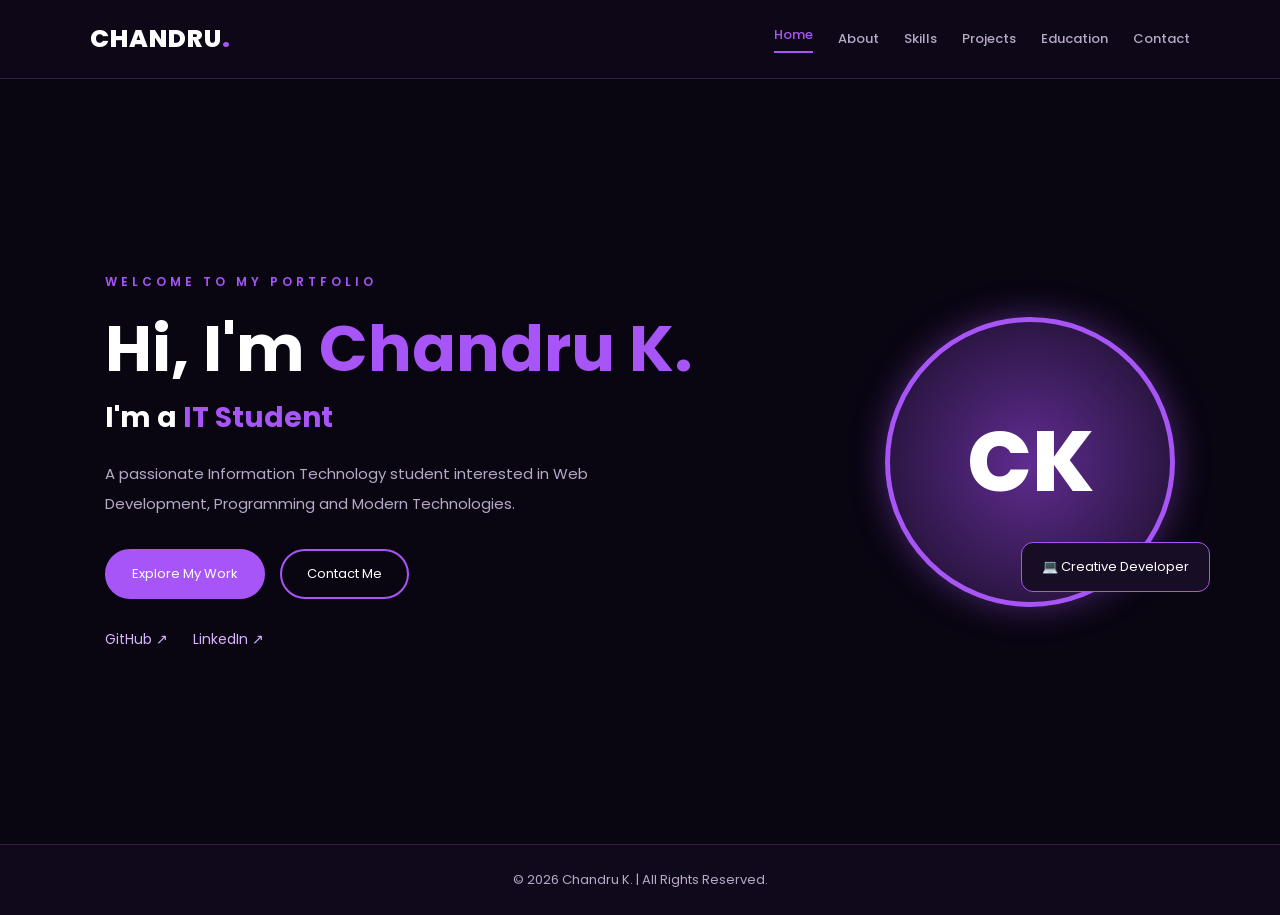
<file: index.html>
<!DOCTYPE html>
<html lang="en">
<head>
    <meta charset="UTF-8">
    <meta name="viewport" content="width=device-width, initial-scale=1.0">
    <title>Chandru K | Home</title>
    <link rel="stylesheet" href="style.css">
</head>
<body>

<header class="header">
    <a href="index.html" class="logo">CHANDRU<span>.</span></a>

    <button class="menu-btn" id="menuBtn">☰</button>

    <nav class="navbar" id="navbar">
        <a class="active" href="index.html">Home</a>
        <a href="about.html">About</a>
        <a href="skills.html">Skills</a>
        <a href="projects.html">Projects</a>
        <a href="education.html">Education</a>
        <a href="contact.html">Contact</a>
    </nav>
</header>

<main class="hero">
    <div class="hero-content">
        <p class="small-title">WELCOME TO MY PORTFOLIO</p>

        <h1>Hi, I'm <span>Chandru K.</span></h1>

        <h2>I'm a <span id="typing">IT Student</span></h2>

        <p class="description">
            A passionate Information Technology student
            interested in Web Development, Programming
            and Modern Technologies.
        </p>

        <div class="buttons">
            <a href="projects.html" class="btn">Explore My Work</a>
            <a href="contact.html" class="btn outline">Contact Me</a>
        </div>

        <div class="social">
            <a href="https://github.com/" target="_blank">GitHub ↗</a>
            <a href="https://linkedin.com/" target="_blank">LinkedIn ↗</a>
        </div>
    </div>

    <div class="hero-image">
        <div class="profile">
            <span>CK</span>
        </div>
        <div class="floating-card">💻 Creative Developer</div>
    </div>
</main>

<footer>
    © 2026 Chandru K. | All Rights Reserved.
</footer>

<script src="script.js"></script>
</body>
</html>
</file>
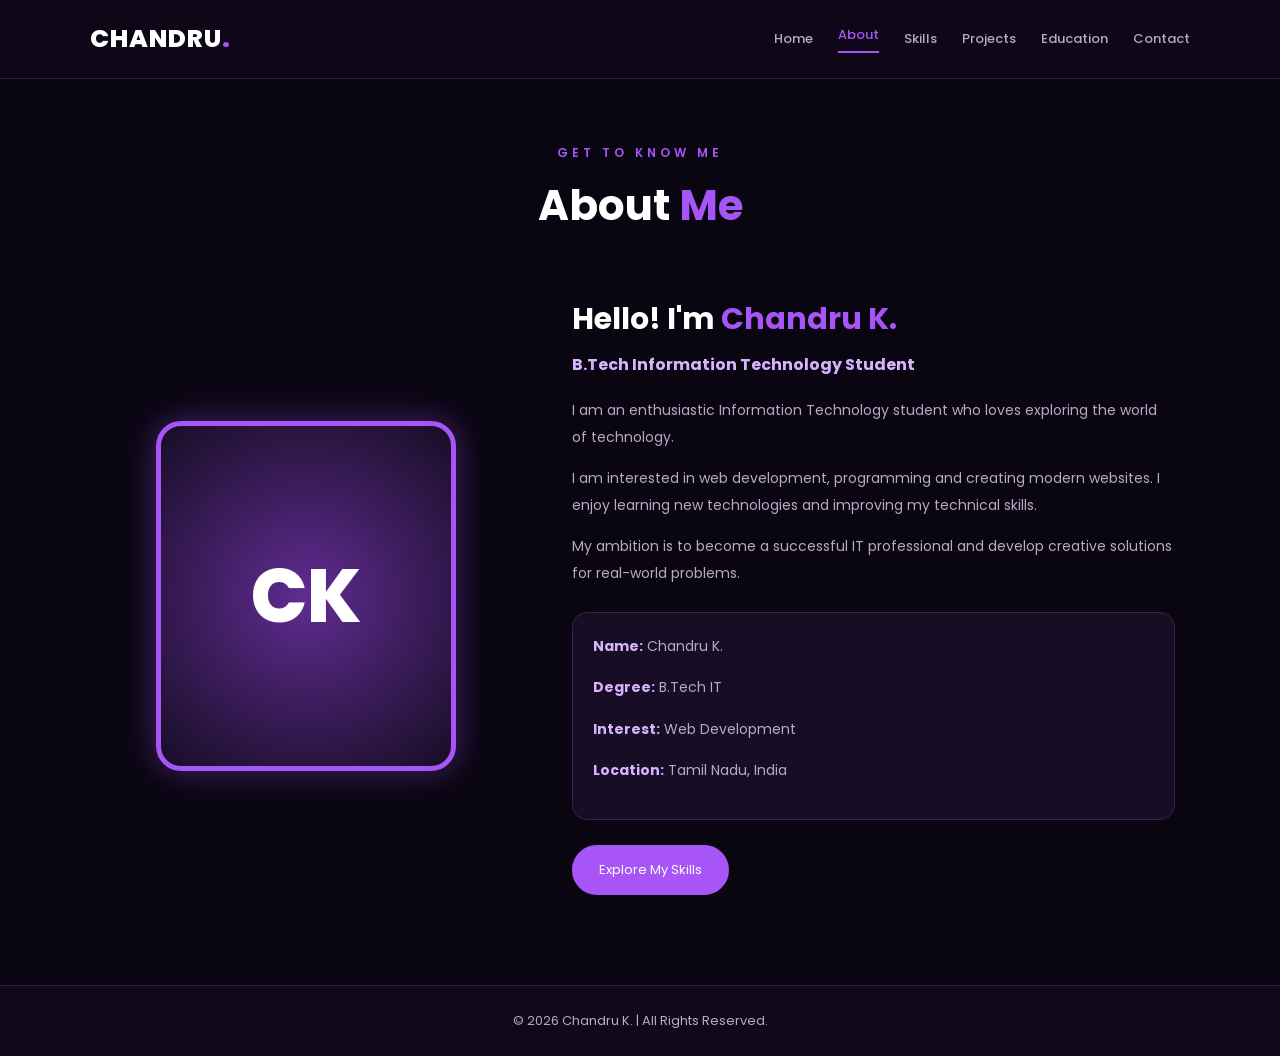
<file: about.html>
<!DOCTYPE html>
<html lang="en">
<head>
    <meta charset="UTF-8">
    <meta name="viewport" content="width=device-width, initial-scale=1.0">
    <title>Chandru K | About</title>
    <link rel="stylesheet" href="style.css">
</head>
<body>

<header class="header">
    <a href="index.html" class="logo">CHANDRU<span>.</span></a>
    <button class="menu-btn" id="menuBtn">☰</button>
    <nav class="navbar" id="navbar">
        <a href="index.html">Home</a>
        <a class="active" href="about.html">About</a>
        <a href="skills.html">Skills</a>
        <a href="projects.html">Projects</a>
        <a href="education.html">Education</a>
        <a href="contact.html">Contact</a>
    </nav>
</header>

<main class="page">
    <div class="page-heading">
        <p>GET TO KNOW ME</p>
        <h1>About <span>Me</span></h1>
    </div>

    <div class="about-layout">
        <div class="about-photo">
            <div class="profile large-profile">CK</div>
        </div>

        <div class="about-content">
            <h2>Hello! I'm <span>Chandru K.</span></h2>
            <h3>B.Tech Information Technology Student</h3>

            <p>
                I am an enthusiastic Information Technology student
                who loves exploring the world of technology.
            </p>

            <p>
                I am interested in web development, programming
                and creating modern websites. I enjoy learning
                new technologies and improving my technical skills.
            </p>

            <p>
                My ambition is to become a successful IT professional
                and develop creative solutions for real-world problems.
            </p>

            <div class="details">
                <p><b>Name:</b> Chandru K.</p>
                <p><b>Degree:</b> B.Tech IT</p>
                <p><b>Interest:</b> Web Development</p>
                <p><b>Location:</b> Tamil Nadu, India</p>
            </div>

            <a href="skills.html" class="btn">Explore My Skills</a>
        </div>
    </div>
</main>

<footer>© 2026 Chandru K. | All Rights Reserved.</footer>
<script src="script.js"></script>
</body>
</html>
</file>
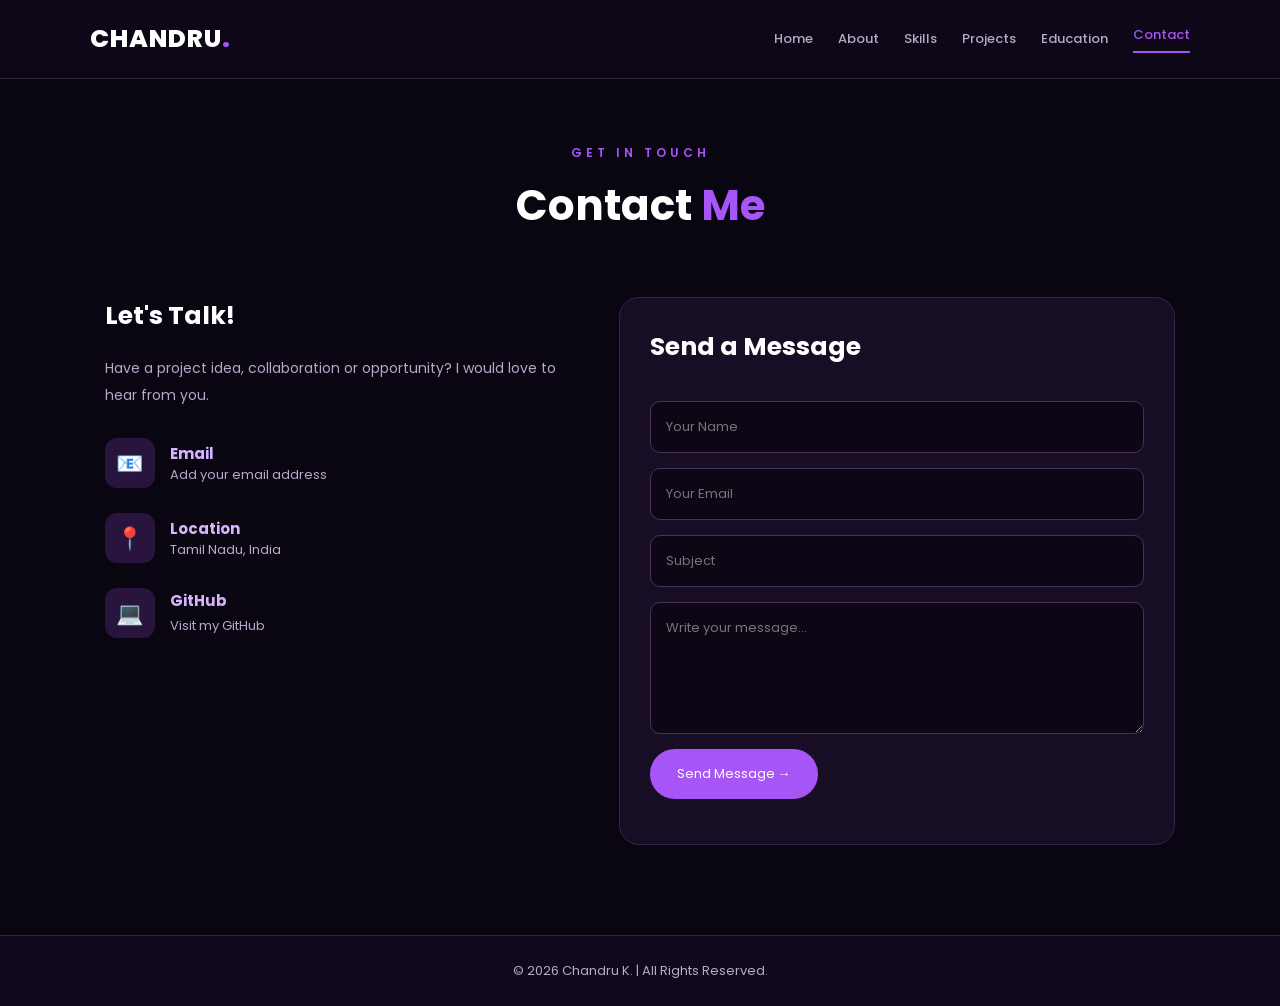
<file: contact.html>
<!DOCTYPE html>
<html lang="en">
<head>
    <meta charset="UTF-8">
    <meta name="viewport" content="width=device-width, initial-scale=1.0">
    <title>Chandru K | Contact</title>
    <link rel="stylesheet" href="style.css">
</head>
<body>

<header class="header">
    <a href="index.html" class="logo">CHANDRU<span>.</span></a>
    <button class="menu-btn" id="menuBtn">☰</button>
    <nav class="navbar" id="navbar">
        <a href="index.html">Home</a>
        <a href="about.html">About</a>
        <a href="skills.html">Skills</a>
        <a href="projects.html">Projects</a>
        <a href="education.html">Education</a>
        <a class="active" href="contact.html">Contact</a>
    </nav>
</header>

<main class="page">
    <div class="page-heading">
        <p>GET IN TOUCH</p>
        <h1>Contact <span>Me</span></h1>
    </div>

    <div class="contact-layout">

        <div class="contact-details">
            <h2>Let's Talk!</h2>
            <p>
                Have a project idea, collaboration or opportunity?
                I would love to hear from you.
            </p>

            <div class="contact-item">
                <div class="contact-icon">📧</div>
                <div>
                    <h3>Email</h3>
                    <p>Add your email address</p>
                </div>
            </div>

            <div class="contact-item">
                <div class="contact-icon">📍</div>
                <div>
                    <h3>Location</h3>
                    <p>Tamil Nadu, India</p>
                </div>
            </div>

            <div class="contact-item">
                <div class="contact-icon">💻</div>
                <div>
                    <h3>GitHub</h3>
                    <a href="https://github.com/" target="_blank">
                        Visit my GitHub
                    </a>
                </div>
            </div>
        </div>

        <form class="contact-form" id="contactForm">
            <h2>Send a Message</h2>

            <input type="text" id="name"
                placeholder="Your Name" required>

            <input type="email" id="email"
                placeholder="Your Email" required>

            <input type="text" id="subject"
                placeholder="Subject" required>

            <textarea id="message" rows="5"
                placeholder="Write your message..."
                required></textarea>

            <button type="submit" class="btn">
                Send Message →
            </button>

            <p id="formMessage"></p>
        </form>

    </div>
</main>

<footer>© 2026 Chandru K. | All Rights Reserved.</footer>
<script src="script.js"></script>
</body>
</html>
</file>
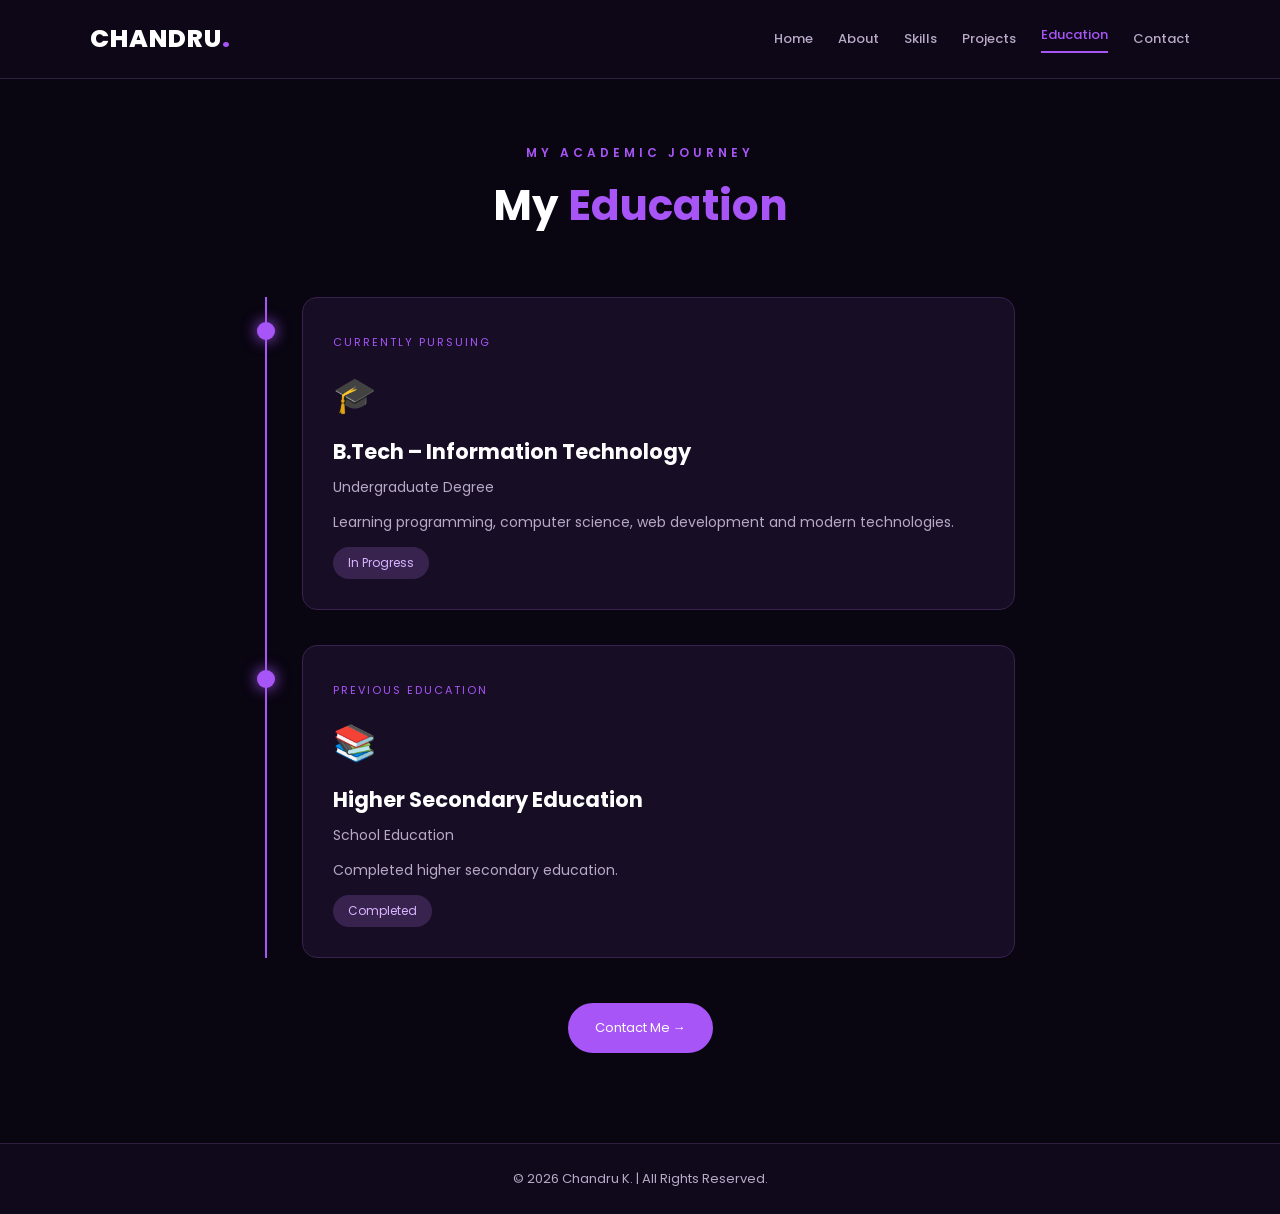
<file: education.html>
<!DOCTYPE html>
<html lang="en">
<head>
    <meta charset="UTF-8">
    <meta name="viewport" content="width=device-width, initial-scale=1.0">
    <title>Chandru K | Education</title>
    <link rel="stylesheet" href="style.css">
</head>
<body>

<header class="header">
    <a href="index.html" class="logo">CHANDRU<span>.</span></a>
    <button class="menu-btn" id="menuBtn">☰</button>
    <nav class="navbar" id="navbar">
        <a href="index.html">Home</a>
        <a href="about.html">About</a>
        <a href="skills.html">Skills</a>
        <a href="projects.html">Projects</a>
        <a class="active" href="education.html">Education</a>
        <a href="contact.html">Contact</a>
    </nav>
</header>

<main class="page">
    <div class="page-heading">
        <p>MY ACADEMIC JOURNEY</p>
        <h1>My <span>Education</span></h1>
    </div>

    <div class="timeline">

        <div class="timeline-item">
            <div class="timeline-dot"></div>
            <div class="timeline-card">
                <span class="project-label">CURRENTLY PURSUING</span>
                <div class="education-icon">🎓</div>
                <h2>B.Tech – Information Technology</h2>
                <p>Undergraduate Degree</p>
                <p class="muted">
                    Learning programming, computer science,
                    web development and modern technologies.
                </p>
                <span class="edu-tag">In Progress</span>
            </div>
        </div>

        <div class="timeline-item">
            <div class="timeline-dot"></div>
            <div class="timeline-card">
                <span class="project-label">PREVIOUS EDUCATION</span>
                <div class="education-icon">📚</div>
                <h2>Higher Secondary Education</h2>
                <p>School Education</p>
                <p class="muted">
                    Completed higher secondary education.
                </p>
                <span class="edu-tag">Completed</span>
            </div>
        </div>

    </div>

    <div class="next-link">
        <a href="contact.html" class="btn">Contact Me →</a>
    </div>
</main>

<footer>© 2026 Chandru K. | All Rights Reserved.</footer>
<script src="script.js"></script>
</body>
</html>
</file>
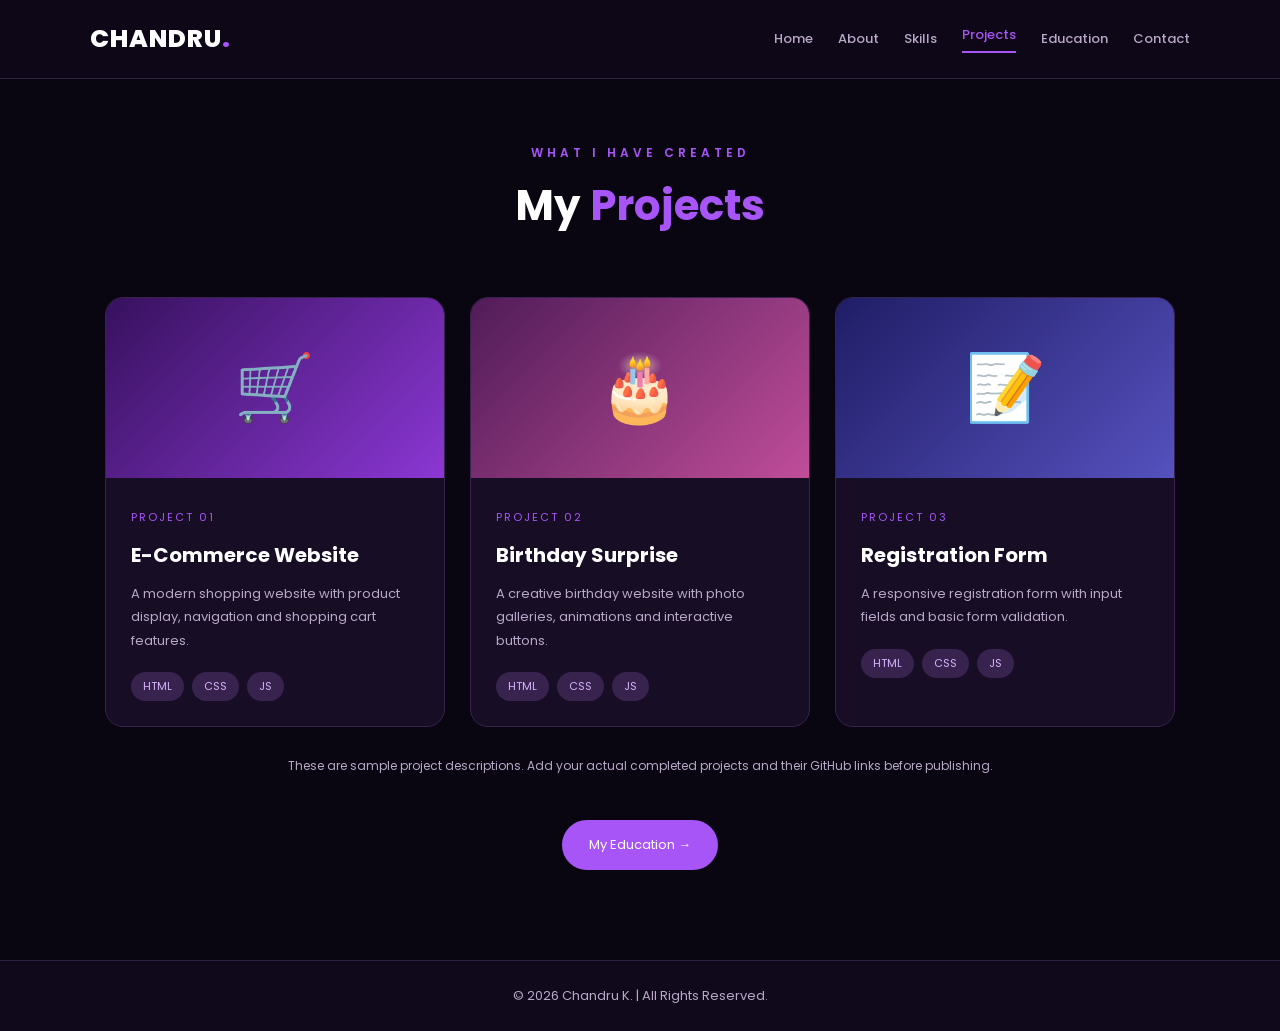
<file: projects.html>
<!DOCTYPE html>
<html lang="en">
<head>
    <meta charset="UTF-8">
    <meta name="viewport" content="width=device-width, initial-scale=1.0">
    <title>Chandru K | Projects</title>
    <link rel="stylesheet" href="style.css">
</head>
<body>

<header class="header">
    <a href="index.html" class="logo">CHANDRU<span>.</span></a>
    <button class="menu-btn" id="menuBtn">☰</button>
    <nav class="navbar" id="navbar">
        <a href="index.html">Home</a>
        <a href="about.html">About</a>
        <a href="skills.html">Skills</a>
        <a class="active" href="projects.html">Projects</a>
        <a href="education.html">Education</a>
        <a href="contact.html">Contact</a>
    </nav>
</header>

<main class="page">
    <div class="page-heading">
        <p>WHAT I HAVE CREATED</p>
        <h1>My <span>Projects</span></h1>
    </div>

    <div class="projects-grid">

        <div class="project-card">
            <div class="project-visual purple-visual">🛒</div>
            <div class="project-info">
                <span class="project-label">PROJECT 01</span>
                <h2>E-Commerce Website</h2>
                <p>
                    A modern shopping website with product display,
                    navigation and shopping cart features.
                </p>
                <div class="tags">
                    <span>HTML</span><span>CSS</span><span>JS</span>
                </div>
            </div>
        </div>

        <div class="project-card">
            <div class="project-visual pink-visual">🎂</div>
            <div class="project-info">
                <span class="project-label">PROJECT 02</span>
                <h2>Birthday Surprise</h2>
                <p>
                    A creative birthday website with photo galleries,
                    animations and interactive buttons.
                </p>
                <div class="tags">
                    <span>HTML</span><span>CSS</span><span>JS</span>
                </div>
            </div>
        </div>

        <div class="project-card">
            <div class="project-visual blue-visual">📝</div>
            <div class="project-info">
                <span class="project-label">PROJECT 03</span>
                <h2>Registration Form</h2>
                <p>
                    A responsive registration form with input fields
                    and basic form validation.
                </p>
                <div class="tags">
                    <span>HTML</span><span>CSS</span><span>JS</span>
                </div>
            </div>
        </div>

    </div>

    <p class="project-note">
        These are sample project descriptions. Add your actual
        completed projects and their GitHub links before publishing.
    </p>

    <div class="next-link">
        <a href="education.html" class="btn">My Education →</a>
    </div>
</main>

<footer>© 2026 Chandru K. | All Rights Reserved.</footer>
<script src="script.js"></script>
</body>
</html>
</file>
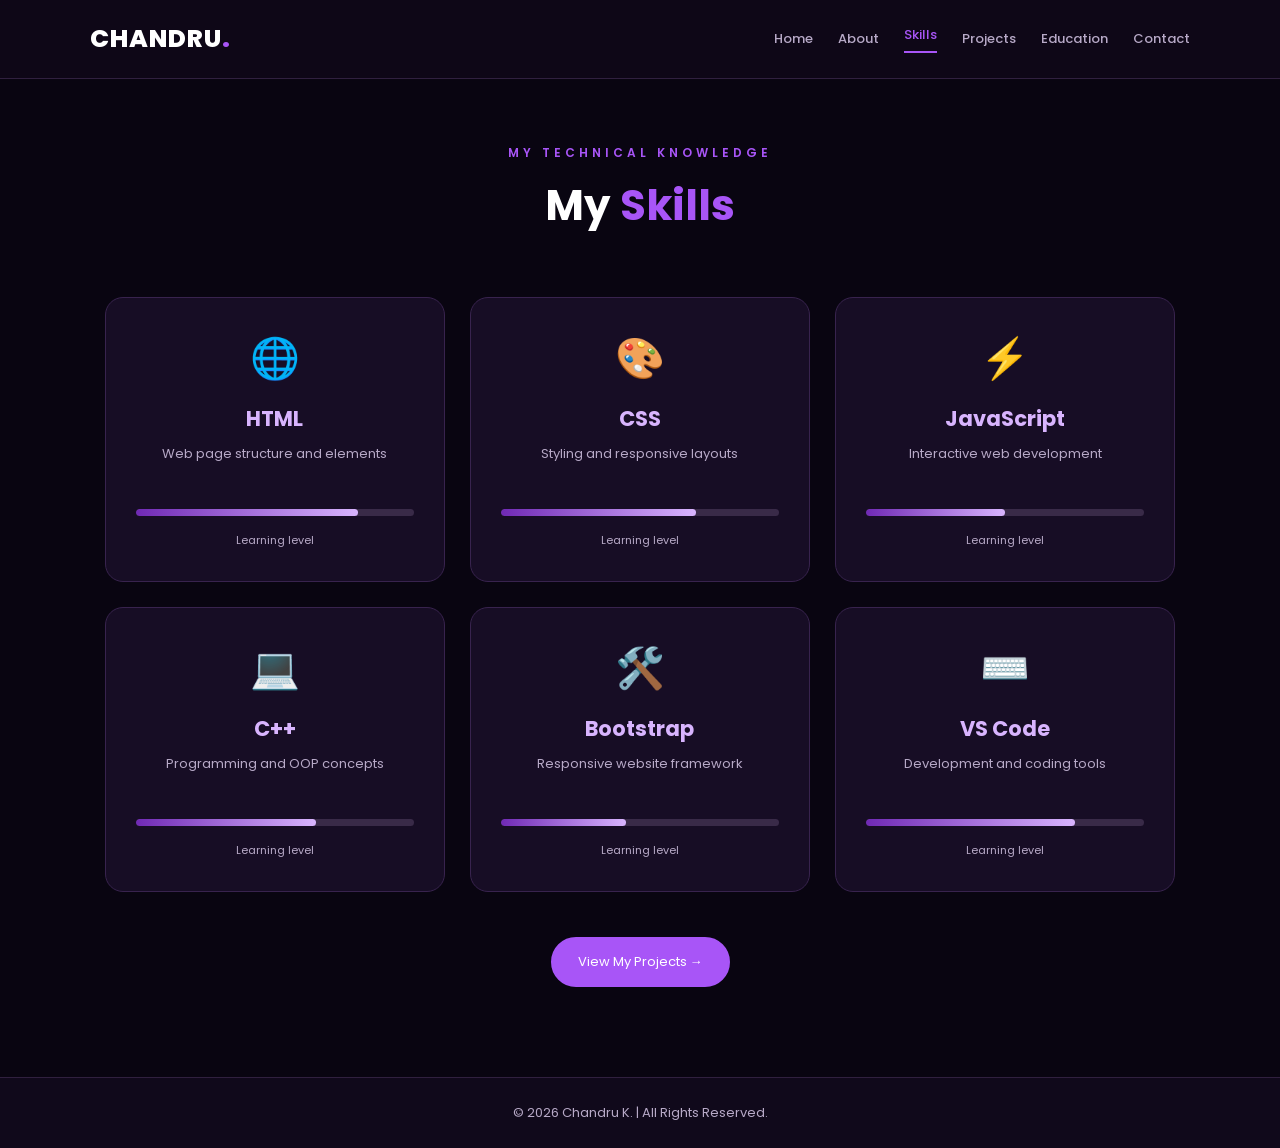
<file: skills.html>
<!DOCTYPE html>
<html lang="en">
<head>
    <meta charset="UTF-8">
    <meta name="viewport" content="width=device-width, initial-scale=1.0">
    <title>Chandru K | Skills</title>
    <link rel="stylesheet" href="style.css">
</head>
<body>

<header class="header">
    <a href="index.html" class="logo">CHANDRU<span>.</span></a>
    <button class="menu-btn" id="menuBtn">☰</button>
    <nav class="navbar" id="navbar">
        <a href="index.html">Home</a>
        <a href="about.html">About</a>
        <a class="active" href="skills.html">Skills</a>
        <a href="projects.html">Projects</a>
        <a href="education.html">Education</a>
        <a href="contact.html">Contact</a>
    </nav>
</header>

<main class="page">
    <div class="page-heading">
        <p>MY TECHNICAL KNOWLEDGE</p>
        <h1>My <span>Skills</span></h1>
    </div>

    <div class="skills-grid">

        <div class="skill-box">
            <div class="skill-icon">🌐</div>
            <h2>HTML</h2>
            <p>Web page structure and elements</p>
            <div class="progress"><span style="--level:80%"></span></div>
            <small>Learning level</small>
        </div>

        <div class="skill-box">
            <div class="skill-icon">🎨</div>
            <h2>CSS</h2>
            <p>Styling and responsive layouts</p>
            <div class="progress"><span style="--level:70%"></span></div>
            <small>Learning level</small>
        </div>

        <div class="skill-box">
            <div class="skill-icon">⚡</div>
            <h2>JavaScript</h2>
            <p>Interactive web development</p>
            <div class="progress"><span style="--level:50%"></span></div>
            <small>Learning level</small>
        </div>

        <div class="skill-box">
            <div class="skill-icon">💻</div>
            <h2>C++</h2>
            <p>Programming and OOP concepts</p>
            <div class="progress"><span style="--level:65%"></span></div>
            <small>Learning level</small>
        </div>

        <div class="skill-box">
            <div class="skill-icon">🛠️</div>
            <h2>Bootstrap</h2>
            <p>Responsive website framework</p>
            <div class="progress"><span style="--level:45%"></span></div>
            <small>Learning level</small>
        </div>

        <div class="skill-box">
            <div class="skill-icon">⌨️</div>
            <h2>VS Code</h2>
            <p>Development and coding tools</p>
            <div class="progress"><span style="--level:75%"></span></div>
            <small>Learning level</small>
        </div>

    </div>

    <div class="next-link">
        <a href="projects.html" class="btn">View My Projects →</a>
    </div>
</main>

<footer>© 2026 Chandru K. | All Rights Reserved.</footer>
<script src="script.js"></script>
</body>
</html>
</file>
<file: style.css>
@import url('https://fonts.googleapis.com/css2?family=Poppins:wght@300;400;500;600;700;800&display=swap');

* {
    margin: 0;
    padding: 0;
    box-sizing: border-box;
    font-family: 'Poppins', sans-serif;
}

html {
    scroll-behavior: smooth;
}

:root {
    --bg: #090511;
    --card: #170d25;
    --purple: #a855f7;
    --light: #d8b4fe;
    --white: #ffffff;
    --gray: #b7a9c7;
}

body {
    background: var(--bg);
    color: var(--white);
    min-height: 100vh;
    overflow-x: hidden;
}

/* NAVBAR */

.header {
    width: 100%;
    padding: 20px 7%;
    display: flex;
    align-items: center;
    justify-content: space-between;
    background: rgba(15, 8, 25, 0.95);
    border-bottom: 1px solid #30203f;
    position: sticky;
    top: 0;
    z-index: 1000;
    backdrop-filter: blur(15px);
}

.logo {
    color: white;
    text-decoration: none;
    font-size: 25px;
    font-weight: 800;
    letter-spacing: 1px;
}

.logo span {
    color: var(--purple);
}

.navbar {
    display: flex;
    align-items: center;
    gap: 25px;
}

.navbar a {
    text-decoration: none;
    color: var(--gray);
    font-size: 13px;
    font-weight: 500;
    transition: 0.3s;
}

.navbar a:hover,
.navbar a.active {
    color: var(--purple);
}

.navbar a.active {
    border-bottom: 2px solid var(--purple);
    padding-bottom: 6px;
}

.menu-btn {
    display: none;
    color: white;
    font-size: 26px;
    background: none;
    border: none;
    cursor: pointer;
}

/* HOME PAGE */

.hero {
    max-width: 1250px;
    min-height: 85vh;
    margin: auto;
    padding: 80px 7%;
    display: flex;
    justify-content: space-between;
    align-items: center;
    gap: 50px;
}

.hero-content {
    max-width: 650px;
    animation: slideLeft 1s ease;
}

.small-title,
.page-heading p {
    color: var(--purple);
    letter-spacing: 4px;
    font-size: 12px;
    font-weight: 600;
}

.hero h1 {
    font-size: clamp(40px, 5vw, 65px);
    margin: 20px 0 10px;
    line-height: 1.2;
}

.hero h1 span,
.hero h2 span {
    color: var(--purple);
}

.hero h2 {
    font-size: 28px;
    margin-bottom: 20px;
}

.description {
    color: var(--gray);
    line-height: 2;
    font-size: 15px;
    max-width: 550px;
}

.buttons {
    display: flex;
    flex-wrap: wrap;
    gap: 15px;
    margin: 30px 0;
}

.btn {
    display: inline-block;
    padding: 13px 25px;
    background: var(--purple);
    color: white;
    border: 2px solid var(--purple);
    border-radius: 30px;
    font-size: 13px;
    text-decoration: none;
    cursor: pointer;
    transition: 0.4s;
}

.btn:hover {
    background: transparent;
    color: var(--light);
    box-shadow: 0 0 25px #a855f766;
    transform: translateY(-4px);
}

.btn.outline {
    background: transparent;
}

.social {
    display: flex;
    gap: 25px;
}

.social a {
    color: var(--light);
    text-decoration: none;
    font-size: 14px;
}

/* PROFILE */

.hero-image {
    position: relative;
    animation: slideRight 1s ease;
}

.profile {
    width: 290px;
    height: 290px;
    border-radius: 50%;
    background: radial-gradient(circle, #602c91, #170d25);
    border: 5px solid var(--purple);
    box-shadow: 0 0 35px #a855f766;
    display: flex;
    align-items: center;
    justify-content: center;
    font-size: 85px;
    font-weight: 800;
    animation: floating 4s infinite ease-in-out;
}

.floating-card {
    position: absolute;
    bottom: 15px;
    right: -35px;
    background: var(--card);
    border: 1px solid var(--purple);
    border-radius: 12px;
    padding: 14px 20px;
    font-size: 13px;
}

/* INNER PAGES */

.page {
    min-height: 85vh;
    max-width: 1250px;
    margin: auto;
    padding: 65px 7% 90px;
    animation: pageEnter 0.7s ease;
}

.page-heading {
    text-align: center;
    margin-bottom: 60px;
}

.page-heading h1 {
    font-size: 42px;
    margin-top: 12px;
}

.page-heading h1 span {
    color: var(--purple);
}

/* ABOUT */

.about-layout {
    display: grid;
    grid-template-columns: 0.8fr 1.2fr;
    gap: 65px;
    align-items: center;
}

.about-photo {
    display: flex;
    justify-content: center;
}

.large-profile {
    width: 300px;
    height: 350px;
    border-radius: 25px;
    font-size: 75px;
}

.about-content h2 {
    font-size: 30px;
    margin-bottom: 10px;
}

.about-content h2 span {
    color: var(--purple);
}

.about-content h3 {
    color: var(--light);
    font-size: 16px;
    margin-bottom: 20px;
}

.about-content p {
    color: var(--gray);
    line-height: 1.9;
    font-size: 14px;
    margin-bottom: 15px;
}

.details {
    background: var(--card);
    border: 1px solid #39244c;
    padding: 20px;
    border-radius: 15px;
    margin: 25px 0;
}

.details b {
    color: var(--light);
}

/* SKILLS */

.skills-grid {
    display: grid;
    grid-template-columns: repeat(3, 1fr);
    gap: 25px;
}

.skill-box {
    background: var(--card);
    border: 1px solid #38234e;
    padding: 30px;
    border-radius: 18px;
    text-align: center;
    transition: 0.4s;
}

.skill-box:hover {
    transform: translateY(-10px);
    border-color: var(--purple);
    box-shadow: 0 10px 30px #a855f722;
}

.skill-icon {
    font-size: 40px;
    margin-bottom: 15px;
}

.skill-box h2 {
    color: var(--light);
    font-size: 21px;
    margin-bottom: 10px;
}

.skill-box p {
    color: var(--gray);
    font-size: 13px;
    min-height: 45px;
}

.progress {
    width: 100%;
    height: 7px;
    background: #392a48;
    border-radius: 10px;
    margin: 20px 0 10px;
    overflow: hidden;
}

.progress span {
    display: block;
    width: var(--level);
    height: 100%;
    background: linear-gradient(90deg, #7029b5, #d8b4fe);
    border-radius: 10px;
    animation: grow 1.5s ease;
}

.skill-box small {
    color: var(--gray);
    font-size: 11px;
}

/* PROJECTS */

.projects-grid {
    display: grid;
    grid-template-columns: repeat(3, 1fr);
    gap: 25px;
}

.project-card {
    background: var(--card);
    border: 1px solid #38234e;
    border-radius: 18px;
    overflow: hidden;
    transition: 0.4s;
}

.project-card:hover {
    transform: translateY(-10px);
    border-color: var(--purple);
    box-shadow: 0 10px 30px #a855f722;
}

.project-visual {
    height: 180px;
    display: flex;
    justify-content: center;
    align-items: center;
    font-size: 65px;
}

.purple-visual {
    background: linear-gradient(135deg, #37115e, #8b37d3);
}

.pink-visual {
    background: linear-gradient(135deg, #501c58, #c04d99);
}

.blue-visual {
    background: linear-gradient(135deg, #201d66, #5551be);
}

.project-info {
    padding: 25px;
}

.project-label {
    color: var(--purple);
    font-size: 11px;
    letter-spacing: 2px;
}

.project-info h2 {
    font-size: 20px;
    margin: 12px 0;
}

.project-info p {
    color: var(--gray);
    font-size: 13px;
    line-height: 1.8;
}

.tags {
    display: flex;
    flex-wrap: wrap;
    gap: 8px;
    margin-top: 20px;
}

.tags span {
    background: #38234f;
    color: var(--light);
    padding: 6px 12px;
    border-radius: 20px;
    font-size: 11px;
}

.project-note {
    text-align: center;
    color: var(--gray);
    font-size: 12px;
    margin-top: 30px;
}

/* EDUCATION */

.timeline {
    max-width: 750px;
    margin: auto;
    border-left: 2px solid var(--purple);
    padding-left: 35px;
}

.timeline-item {
    position: relative;
    margin-bottom: 35px;
}

.timeline-dot {
    width: 18px;
    height: 18px;
    border-radius: 50%;
    background: var(--purple);
    position: absolute;
    left: -45px;
    top: 25px;
    box-shadow: 0 0 15px var(--purple);
}

.timeline-card {
    background: var(--card);
    padding: 30px;
    border: 1px solid #38234e;
    border-radius: 15px;
    transition: 0.3s;
}

.timeline-card:hover {
    border-color: var(--purple);
    transform: translateX(8px);
}

.education-icon {
    font-size: 35px;
    margin: 15px 0;
}

.timeline-card h2 {
    font-size: 21px;
    margin-bottom: 10px;
}

.timeline-card p {
    color: var(--gray);
    font-size: 14px;
    margin-bottom: 12px;
}

.edu-tag {
    display: inline-block;
    background: #38234f;
    color: var(--light);
    padding: 7px 15px;
    border-radius: 20px;
    font-size: 12px;
}

.muted {
    line-height: 1.8;
}

/* CONTACT */

.contact-layout {
    display: grid;
    grid-template-columns: 1fr 1.2fr;
    gap: 50px;
}

.contact-details h2,
.contact-form h2 {
    font-size: 25px;
    margin-bottom: 20px;
}

.contact-details > p {
    color: var(--gray);
    line-height: 1.9;
    font-size: 14px;
    margin-bottom: 30px;
}

.contact-item {
    display: flex;
    align-items: center;
    gap: 15px;
    margin-bottom: 25px;
}

.contact-icon {
    width: 50px;
    height: 50px;
    background: #28143d;
    border-radius: 12px;
    display: grid;
    place-items: center;
    font-size: 22px;
}

.contact-item h3 {
    font-size: 15px;
    color: var(--light);
}

.contact-item p,
.contact-item a {
    font-size: 13px;
    color: var(--gray);
    text-decoration: none;
}

.contact-form {
    background: var(--card);
    border: 1px solid #38234e;
    border-radius: 20px;
    padding: 30px;
    display: flex;
    flex-direction: column;
    gap: 15px;
}

.contact-form input,
.contact-form textarea {
    width: 100%;
    background: #0d0715;
    border: 1px solid #49315e;
    border-radius: 10px;
    padding: 15px;
    outline: none;
    color: white;
    font-size: 13px;
}

.contact-form input:focus,
.contact-form textarea:focus {
    border-color: var(--purple);
}

.contact-form textarea {
    resize: vertical;
}

.contact-form button {
    align-self: flex-start;
}

#formMessage {
    color: var(--light);
    font-size: 13px;
    line-height: 1.7;
}

/* NEXT BUTTON */

.next-link {
    text-align: center;
    margin-top: 45px;
}

/* FOOTER */

footer {
    background: #10091b;
    border-top: 1px solid #30203f;
    text-align: center;
    padding: 25px;
    color: var(--gray);
    font-size: 13px;
}

/* ANIMATIONS */

@keyframes floating {
    0%, 100% {
        transform: translateY(0);
    }

    50% {
        transform: translateY(-15px);
    }
}

@keyframes slideLeft {
    from {
        opacity: 0;
        transform: translateX(-50px);
    }

    to {
        opacity: 1;
        transform: translateX(0);
    }
}

@keyframes slideRight {
    from {
        opacity: 0;
        transform: translateX(50px);
    }

    to {
        opacity: 1;
        transform: translateX(0);
    }
}

@keyframes pageEnter {
    from {
        opacity: 0;
        transform: translateY(20px);
    }

    to {
        opacity: 1;
        transform: translateY(0);
    }
}

@keyframes grow {
    from {
        width: 0;
    }

    to {
        width: var(--level);
    }
}

/* MOBILE RESPONSIVE */

@media (max-width: 950px) {
    .navbar {
        gap: 13px;
    }

    .navbar a {
        font-size: 11px;
    }

    .hero {
        padding-top: 60px;
    }

    .skills-grid,
    .projects-grid {
        grid-template-columns: repeat(2, 1fr);
    }
}

@media (max-width: 700px) {
    .header {
        padding: 17px 6%;
    }

    .menu-btn {
        display: block;
    }

    .navbar {
        display: none;
        position: absolute;
        top: 100%;
        left: 0;
        width: 100%;
        background: #170d25;
        padding: 20px;
        flex-direction: column;
        align-items: center;
        gap: 20px;
        border-bottom: 1px solid var(--purple);
    }

    .navbar.show {
        display: flex;
    }

    .navbar a {
        font-size: 14px;
    }

    .hero {
        flex-direction: column-reverse;
        text-align: center;
        padding: 55px 6%;
    }

    .hero h1 {
        font-size: 40px;
    }

    .hero h2 {
        font-size: 23px;
    }

    .buttons,
    .social {
        justify-content: center;
    }

    .profile {
        width: 220px;
        height: 220px;
        font-size: 65px;
    }

    .floating-card {
        right: -15px;
        font-size: 11px;
    }

    .page {
        padding: 50px 6%;
    }

    .page-heading h1 {
        font-size: 34px;
    }

    .about-layout,
    .contact-layout {
        grid-template-columns: 1fr;
    }

    .large-profile {
        width: 230px;
        height: 260px;
    }

    .skills-grid,
    .projects-grid {
        grid-template-columns: 1fr;
    }
}

@media (max-width: 400px) {
    .hero h1 {
        font-size: 33px;
    }

    .buttons .btn {
        padding: 11px 17px;
    }

    .contact-form {
        padding: 20px;
    }
}
</file>
